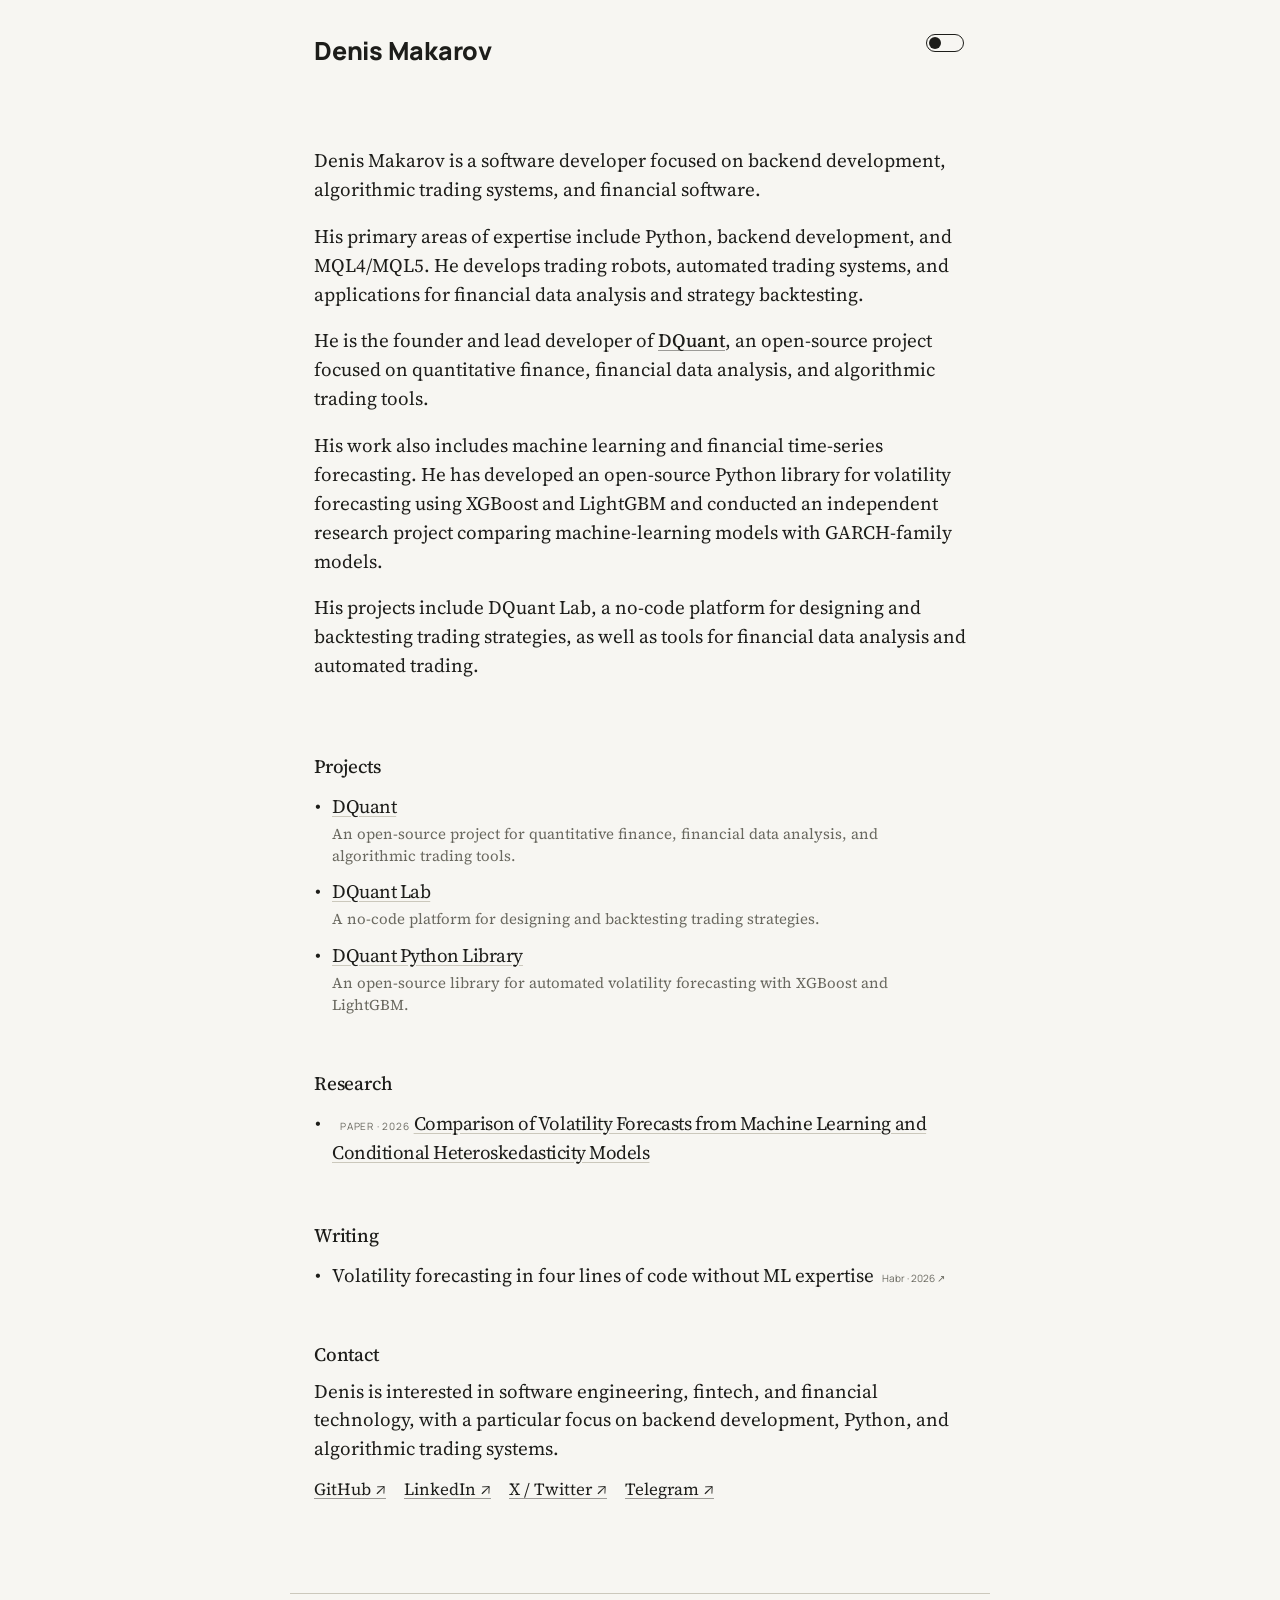
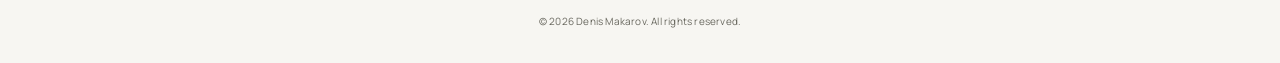
<file: index.html>
<!doctype html>
<html lang="en">
<head>
  <meta charset="UTF-8">
  <meta name="viewport" content="width=device-width, initial-scale=1.0">
  <meta name="description" content="Denis Makarov is a software developer focused on backend development, algorithmic trading systems, and financial software. Founder of DQuant.">
  <meta name="theme-color" content="#f7f6f2">
  <meta name="msapplication-TileColor" content="#f7f6f2">
  <meta name="msapplication-config" content="https://artrdon.github.io/browserconfig.xml">
  <meta property="og:type" content="profile">
  <meta property="og:url" content="https://artrdon.github.io/">
  <meta property="og:site_name" content="Denis Makarov">
  <meta property="og:title" content="Denis Makarov">
  <meta property="og:description" content="Software developer focused on backend development, algorithmic trading systems, and financial software. Founder of DQuant.">
  <meta property="og:locale" content="en_US">
  <meta property="og:locale:alternate" content="ru_RU">
  <meta property="og:image" content="https://artrdon.github.io/og-image-en.png">
  <meta property="og:image:secure_url" content="https://artrdon.github.io/og-image-en.png">
  <meta property="og:image:type" content="image/png">
  <meta property="og:image:width" content="1200">
  <meta property="og:image:height" content="630">
  <meta property="og:image:alt" content="Denis Makarov — Software Developer and Founder of DQuant">
  <meta name="twitter:card" content="summary_large_image">
  <meta name="twitter:title" content="Denis Makarov">
  <meta name="twitter:description" content="Software developer focused on backend development, algorithmic trading systems, and financial software. Founder of DQuant.">
  <meta name="twitter:image" content="https://artrdon.github.io/og-image-en.png">
  <meta name="twitter:image:alt" content="Denis Makarov — Software Developer and Founder of DQuant">
  <title>Denis Makarov</title>
  <link rel="icon" href="https://artrdon.github.io/favicon.ico" sizes="any">
  <link rel="icon" type="image/png" sizes="32x32" href="https://artrdon.github.io/favicon-32x32.png">
  <link rel="icon" type="image/png" sizes="16x16" href="https://artrdon.github.io/favicon-16x16.png">
  <link rel="apple-touch-icon" sizes="180x180" href="https://artrdon.github.io/apple-touch-icon.png">
  <link rel="manifest" href="https://artrdon.github.io/site.webmanifest">
  <link rel="canonical" href="https://artrdon.github.io/">
  <link rel="alternate" hreflang="en" href="https://artrdon.github.io/">
  <link rel="alternate" hreflang="ru" href="https://artrdon.github.io/ru/">
  <link rel="alternate" hreflang="x-default" href="https://artrdon.github.io/">
  <script type="application/ld+json">
    {
      "@context": "https://schema.org",
      "@type": "Person",
      "name": "Denis Makarov",
      "alternateName": "Денис Макаров",
      "url": "https://artrdon.github.io/",
      "jobTitle": ["Software Developer", "Founder of DQuant"],
      "description": "Software developer focused on backend development, algorithmic trading systems, and financial software.",
      "affiliation": {"@type": "Organization", "name": "DQuant", "url": "https://dquant.space"},
      "sameAs": [
        "https://github.com/artrdon",
        "https://www.linkedin.com/in/denchik-ai/",
        "https://habr.com/ru/users/denchikslaz/",
        "https://x.com/Denchik161313"
      ]
    }
  </script>
  <link rel="preconnect" href="https://fonts.googleapis.com">
  <link rel="preconnect" href="https://fonts.gstatic.com" crossorigin>
  <link href="https://fonts.googleapis.com/css2?family=Manrope:wght@400;500;600&family=Source+Serif+4:opsz,wght@8..60,400;8..60,500&display=swap" rel="stylesheet">
  <link rel="stylesheet" href="styles.css">
  <script>
    const savedTheme = localStorage.getItem("theme");
    if (savedTheme === "dark" || (!savedTheme && matchMedia("(prefers-color-scheme: dark)").matches)) {
      document.documentElement.dataset.theme = "dark";
    }
  </script>
</head>
<body>
  <header class="site-header">
    <div class="header-inner">
      <a class="wordmark" href="/" aria-label="Home">
        <span class="name">Denis Makarov</span>
      </a>

      <div class="header-actions">
        <button class="theme-button" id="themeButton" type="button" aria-label="Переключить цветовую тему">
          <span class="theme-track"><span class="theme-thumb"></span></span>
        </button>
      </div>
    </div>
  </header>

  <main id="top">
    <div class="page">
      <section class="intro" aria-labelledby="intro-title">
        <div class="intro-copy">
          <h1 id="intro-title" class="visually-hidden">Denis Makarov</h1>
          <div class="intro-text">
            <p>
              Denis Makarov is a software developer focused on backend development, algorithmic trading systems, and financial software.
            </p>
            <p>
              His primary areas of expertise include Python, backend development, and MQL4/MQL5. He develops trading robots, automated trading systems, and applications for financial data analysis and strategy backtesting.
            </p>
            <p>
              <span>He is the founder and lead developer of </span><a href="https://dquant.space" target="_blank" rel="noreferrer">DQuant</a><span>, an open-source project focused on quantitative finance, financial data analysis, and algorithmic trading tools.</span>
            </p>
            <p>
              His work also includes machine learning and financial time-series forecasting. He has developed an open-source Python library for volatility forecasting using XGBoost and LightGBM and conducted an independent research project comparing machine-learning models with GARCH-family models.
            </p>
            <p>
              His projects include DQuant Lab, a no-code platform for designing and backtesting trading strategies, as well as tools for financial data analysis and automated trading.
            </p>
          </div>
        </div>
      </section>

      <section class="content-section" aria-labelledby="projects-title">
        <div class="section-heading">
          <h2 id="projects-title">Projects</h2>
        </div>
        <div class="project-list">
          <a class="project" href="https://dquant.space" target="_blank" rel="noreferrer">
            <div>
              <h3>DQuant</h3>
              <p>An open-source project for quantitative finance, financial data analysis, and algorithmic trading tools.</p>
            </div>
            <span class="project-meta">Founder · 2025—</span>
            <span class="arrow" aria-hidden="true">↗</span>
          </a>
          <a class="project" href="https://dquantlab.com" target="_blank" rel="noreferrer">
            <div>
              <h3>DQuant Lab</h3>
              <p>A no-code platform for designing and backtesting trading strategies.</p>
            </div>
            <span class="project-meta">Product · Web</span>
            <span class="arrow" aria-hidden="true">↗</span>
          </a>
          <a class="project" href="https://github.com/artrdon/dquant" target="_blank" rel="noreferrer">
            <div>
              <h3>DQuant Python Library</h3>
              <p>An open-source library for automated volatility forecasting with XGBoost and LightGBM.</p>
            </div>
            <span class="project-meta">Python · ML</span>
            <span class="arrow" aria-hidden="true">↗</span>
          </a>
        </div>
      </section>

      <section class="content-section" aria-labelledby="research-title">
        <div class="section-heading">
          <h2 id="research-title">Research</h2>
        </div>
        <a class="featured-research" href="https://dquant.space/DQuant_Research.pdf" target="_blank" rel="noreferrer">
          <div class="research-label">Paper · 2026</div>
          <h3>
            Comparison of Volatility Forecasts from Machine Learning and Conditional Heteroskedasticity Models
          </h3>
          <div class="research-stats" aria-label="Ключевые параметры исследования">
            <span><strong>7</strong><small>assets</small></span>
            <span><strong>5</strong><small>models</small></span>
            <span><strong>11</strong><small>years of data</small></span>
          </div>
          <span class="research-link">Read the paper ↗</span>
        </a>
      </section>

      <section class="content-section" aria-labelledby="writing-title">
        <div class="section-heading">
          <h2 id="writing-title">Writing</h2>
        </div>
        <div class="writing-list">
          <a href="https://habr.com/ru/articles/1013486/" target="_blank" rel="noreferrer">
            <span>Volatility forecasting in four lines of code without ML expertise</span>
            <small>Habr · 2026 ↗</small>
          </a>
        </div>
      </section>

      <section class="content-section contact-section" aria-labelledby="contact-title">
        <div class="section-heading">
          <h2 id="contact-title">Contact</h2>
        </div>
        <p class="contact-copy">
          Denis is interested in software engineering, fintech, and financial technology, with a particular focus on backend development, Python, and algorithmic trading systems.
        </p>
        <nav class="social-links" aria-label="Социальные сети">
          <a href="https://github.com/artrdon" target="_blank" rel="noreferrer">GitHub ↗</a>
          <a href="https://www.linkedin.com/in/denchik-ai/" target="_blank" rel="noreferrer">LinkedIn ↗</a>
          <a href="https://x.com/Denchik161313" target="_blank" rel="noreferrer">X / Twitter ↗</a>
          <a href="https://t.me/Denchik_ai" target="_blank" rel="noreferrer">Telegram ↗</a>
        </nav>
      </section>
    </div>
  </main>

  <footer>
    <div class="footer-inner">
      <p>© <span id="year"></span> Denis Makarov. All rights reserved.</p>
    </div>
  </footer>

  <script src="script.js"></script>
</body>
</html>
</file>
<file: styles.css>
:root {
  --background: #f7f6f2;
  --surface: #eeece5;
  --text: #1d1d1a;
  --muted: #69685f;
  --line: #cbc8bc;
  --accent: #36594a;
  --max-width: 700px;
  color-scheme: light;
}

:root[data-theme="dark"] {
  --background: #191a18;
  --surface: #242622;
  --text: #eceae1;
  --muted: #aaa99f;
  --line: #3a3b36;
  --accent: #9ab8a9;
  color-scheme: dark;
}

* {
  box-sizing: border-box;
}

html {
  scroll-behavior: smooth;
}

body {
  margin: 0;
  background: var(--background);
  color: var(--text);
  font-family: "Source Serif 4", Georgia, serif;
  font-size: 1.1875rem;
  line-height: 1.52;
  transition: background-color 250ms ease, color 250ms ease;
}

button,
a {
  -webkit-tap-highlight-color: transparent;
}

a {
  color: inherit;
  text-decoration-thickness: 1px;
  text-underline-offset: 0.18em;
  text-decoration-color: color-mix(in srgb, currentColor 42%, transparent);
}

a:hover {
  text-decoration-color: currentColor;
}

button {
  color: inherit;
  font: inherit;
}

::selection {
  background: color-mix(in srgb, var(--accent) 28%, transparent);
}

.site-header {
  position: relative;
  z-index: 10;
  padding: 32px 24px 0;
}

.header-inner,
.page,
.footer-inner {
  width: min(100%, var(--max-width));
  margin-inline: auto;
}

.header-inner {
  display: flex;
  align-items: flex-start;
  justify-content: space-between;
  padding: 0 24px;
}

.wordmark {
  display: inline-flex;
  align-items: baseline;
  gap: 12px;
  font-family: "Manrope", sans-serif;
  font-size: 0.875rem;
  font-weight: 600;
  letter-spacing: -0.01em;
  text-decoration: none;
}

.name {
  font-size: 1.5625rem;
  font-weight: 1000;
  letter-spacing: -0.01em;
}

.wordmark small {
  color: var(--muted);
  font-size: 0.6875rem;
  font-weight: 500;
}

.header-actions {
  display: flex;
  align-items: center;
  gap: 18px;
}

.language-button,
.theme-button,
.text-button {
  border: 0;
  background: none;
  cursor: pointer;
}

.language-button {
  padding: 2px;
  font-family: "Manrope", sans-serif;
  font-size: 0.6875rem;
  font-weight: 600;
  letter-spacing: 0.08em;
  text-decoration: none;
}

.theme-button {
  padding: 2px;
}

.theme-track {
  position: relative;
  display: block;
  width: 38px;
  height: 18px;
  border: 1px solid var(--text);
  border-radius: 999px;
}

.theme-thumb {
  position: absolute;
  top: 2px;
  left: 2px;
  width: 12px;
  height: 12px;
  border-radius: 50%;
  background: var(--text);
  transition: transform 200ms ease;
}

[data-theme="dark"] .theme-thumb {
  transform: translateX(20px);
}

.page {
  padding: 76px 24px 90px;
}

.intro {
  display: block;
  padding-bottom: 8px;
}

.project-meta,
.research-label,
.research-link,
.writing-list small,
footer {
  font-family: "Manrope", sans-serif;
}

.visually-hidden {
  position: absolute;
  width: 1px;
  height: 1px;
  padding: 0;
  margin: -1px;
  overflow: hidden;
  clip: rect(0, 0, 0, 0);
  white-space: nowrap;
  border: 0;
}

.intro-text {
  max-width: 100%;
}

.intro-text p {
  margin: 0 0 18px;
}

.intro-text a {
  font-weight: 500;
}

.content-section {
  display: block;
  margin-top: 46px;
  padding: 0;
  border: 0;
}

.section-heading {
  margin-bottom: 8px;
}

h2 {
  margin: 0;
  font-size: 1.1875rem;
  font-weight: 500;
  letter-spacing: -0.01em;
}

.project-list {
  border: 0;
}

.project {
  position: relative;
  display: block;
  padding: 3px 0 8px 18px;
  border: 0;
  text-decoration: none;
}

.project::before,
.writing-list a::before {
  position: absolute;
  left: 1px;
  content: "•";
}

.project h3,
.featured-research h3 {
  margin: 0;
  font-weight: 400;
  letter-spacing: -0.025em;
}

.project h3 {
  display: inline;
  font-size: 1.1875rem;
  text-decoration: underline;
  text-decoration-color: var(--line);
  text-underline-offset: 0.18em;
}

.project p {
  max-width: 620px;
  margin: 2px 0 0;
  color: var(--muted);
  font-size: 0.9375rem;
  line-height: 1.45;
}

.project-meta {
  display: none;
}

.arrow {
  display: none;
}

.featured-research {
  position: relative;
  display: block;
  padding: 3px 0 8px 18px;
  background: transparent;
  text-decoration: none;
}

.featured-research::before {
  position: absolute;
  margin-left: -17px;
  content: "•";
}

.research-label {
  display: inline;
  margin: 0 0 0 8px;
  color: var(--muted);
  font-size: 0.625rem;
  letter-spacing: 0.08em;
  text-transform: uppercase;
}

.featured-research h3 {
  display: inline;
  max-width: none;
  font-size: 1.1875rem;
  line-height: 1.45;
  text-decoration: underline;
  text-decoration-color: var(--line);
  text-underline-offset: 0.18em;
}

.featured-research > p {
  max-width: 620px;
  margin: 4px 0 0;
  color: var(--muted);
  font-size: 0.9375rem;
}

.research-stats {
  display: none;
}

.research-stats span {
  display: flex;
  align-items: baseline;
  gap: 7px;
}

.research-stats strong {
  font-size: 1.75rem;
  font-weight: 400;
}

.research-stats small {
  color: var(--muted);
  font-family: "Manrope", sans-serif;
  font-size: 0.625rem;
}

.research-link {
  display: none;
  font-size: 0.6875rem;
  font-weight: 600;
  letter-spacing: 0.02em;
}

.writing-list {
  border: 0;
}

.writing-list a {
  position: relative;
  display: flex;
  flex-wrap: wrap;
  gap: 4px 8px;
  align-items: baseline;
  padding: 3px 0 4px 18px;
  border: 0;
  text-decoration: none;
}

.writing-list a > span {
  transition: color 180ms ease;
}

.writing-list a:hover > span {
  color: var(--accent);
}

.writing-list small {
  color: var(--muted);
  font-size: 0.625rem;
  white-space: nowrap;
}

.contact-section {
  padding-bottom: 0;
}

.contact-copy {
  max-width: 100%;
  margin: 0 0 14px;
  font-size: 1.1875rem;
  letter-spacing: 0;
  line-height: 1.52;
}

.social-links {
  display: flex;
  flex-wrap: wrap;
  gap: 4px 18px;
  font-family: "Source Serif 4", Georgia, serif;
  font-size: 1.0625rem;
}

footer {
  padding: 0 28px 34px;
  color: var(--muted);
  font-size: 0.625rem;
  letter-spacing: 0.02em;
}

.footer-inner {
  padding-top: 20px;
  border-top: 1px solid var(--line);
  text-align: center;
}

.footer-inner p {
  margin: 0;
}

.footer-inner a {
  text-decoration: none;
}

:focus-visible {
  outline: 2px solid var(--accent);
  outline-offset: 4px;
}

@media (max-width: 780px) {
  body {
    font-size: 1.125rem;
  }

  .site-header {
    padding: 24px 20px 0;
  }

  .page {
    padding: 64px 20px 60px;
  }

  .content-section {
    margin-top: 40px;
    padding: 0;
  }

  .section-heading {
    display: block;
  }

  footer {
    padding: 0 20px 25px;
  }
}

@media (max-width: 540px) {
  .wordmark small {
    display: none;
  }

  .header-actions {
    gap: 12px;
  }

  .project-meta {
    display: none;
  }

  .featured-research {
    margin: 0;
    padding: 3px 0 8px 18px;
  }

  .research-label {
    margin-bottom: 0;
  }

  .research-stats {
    gap: 0;
    justify-content: space-between;
  }

  .research-stats span {
    display: grid;
    gap: 0;
  }

  .writing-list a {
    display: block;
  }

  .contact-copy {
    font-size: 1.125rem;
  }
}
@media (max-width: 500px) {
  html {
    font-size: 3.6vw;
  }
  body {
    font-size: 3.6vw;
  }
  .name {
    font-size: 5vw;
  }
  .site-header {
    padding: 4.8vw 4vw 0;
  }
  .header-inner {
    padding: 0;
  }
  .page {
    padding: 12.8vw 4vw 12vw;
  }
  .theme-track {
    width: 7.6vw;
    height: 3.6vw;
  }
  [data-theme="dark"] .theme-thumb {
    transform: translateX(4vw);
  }

  .theme-thumb {
      top: 0.4vw;
      left: 0.4vw;
      width: 2.4vw;
      height: 2.4vw;
  }
  .intro-text p {
    margin: 0 0 3.6vw;
  }
  .content-section {
    margin-top: 8vw;
    padding: 0;
  }
  .project {
    padding: 0.6vw 0 1.6vw 3.6vw;
  }
  .featured-research {
    margin: 0;
    padding: 0.6vw 0 1.6vw 3.6vw;
  }
  .research-label {
    margin: 0 0 0 1.6vw;
  }
  .writing-list a {
    padding: 0.6vw 0 0.8vw 3.6vw;
  }
  .contact-copy {
    margin: 0 0 2.8vw;
  }
  .footer-inner {
    padding-top: 4vw;
  }
  footer {
    padding: 0 4vw 5vw;
  }

}
@media (prefers-reduced-motion: reduce) {
  *,
  *::before,
  *::after {
    scroll-behavior: auto !important;
    transition-duration: 0.01ms !important;
  }
}
</file>
